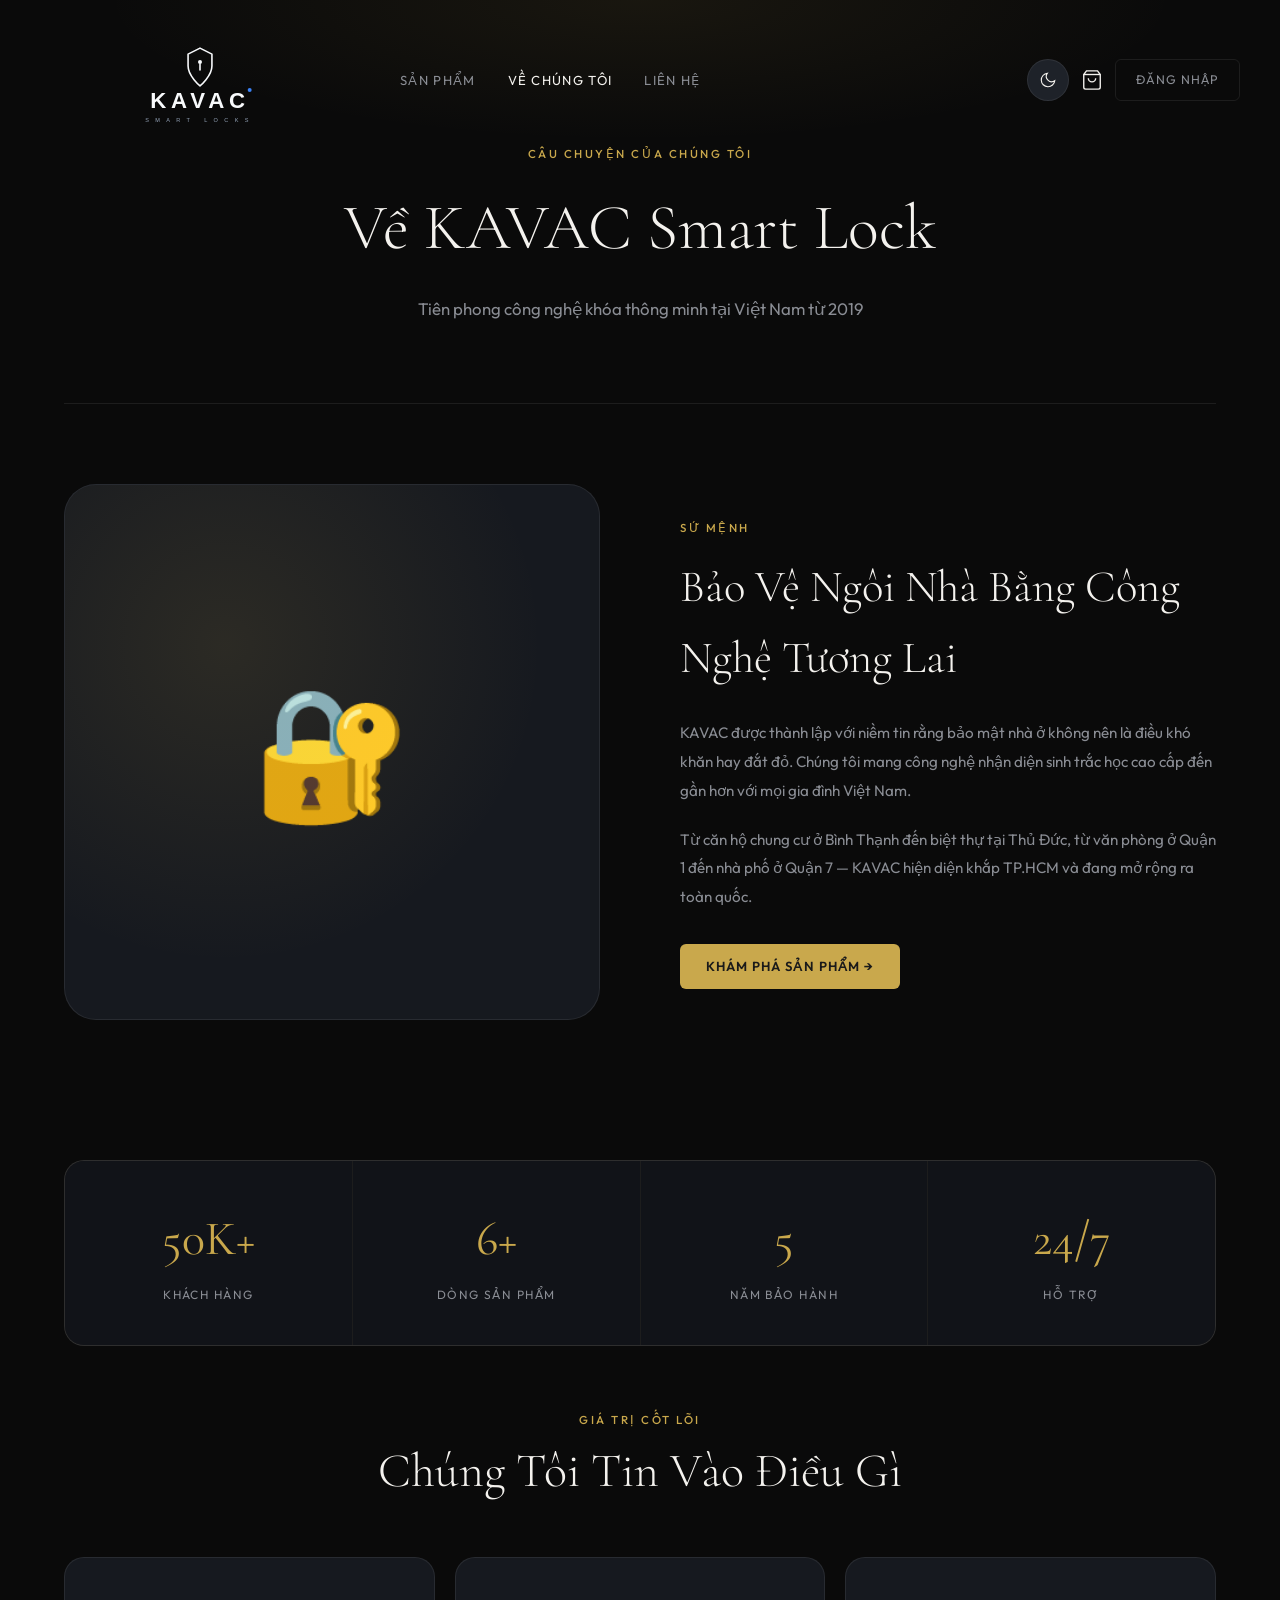
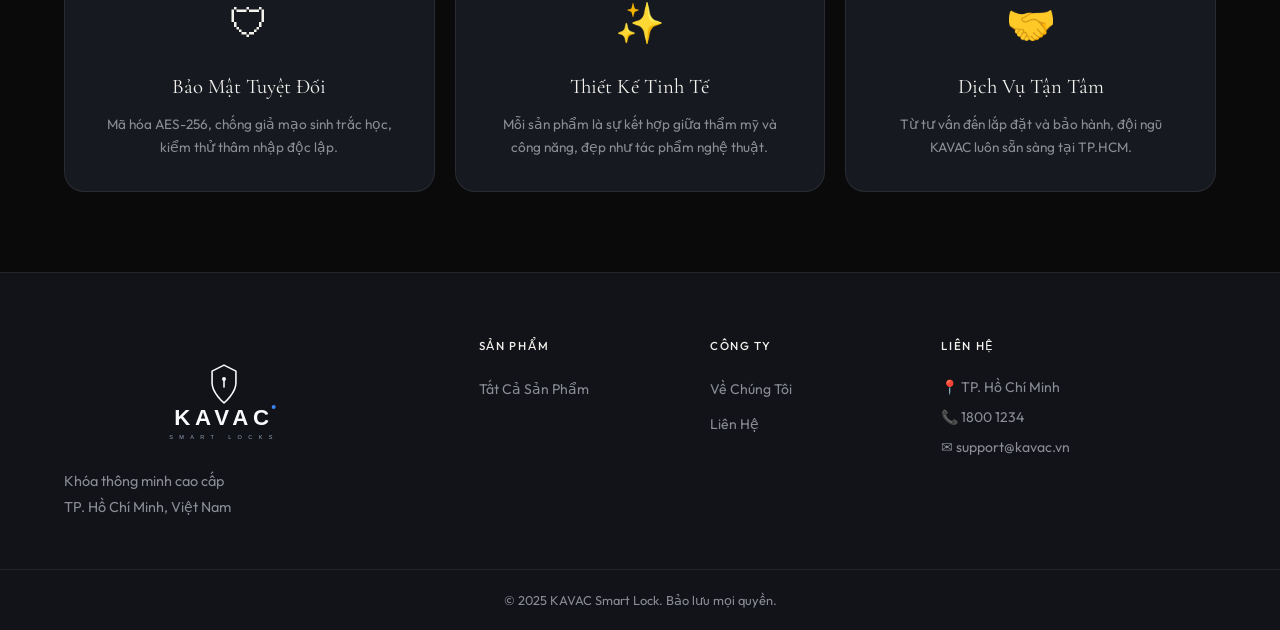
<file: pages/about.html>
<!DOCTYPE html>
<html lang="vi" data-theme="dark">
<head>
    <meta charset="UTF-8"><meta name="viewport" content="width=device-width, initial-scale=1.0">
    <title>Về Chúng Tôi — KAVAC Smart Lock</title>
    <link rel="stylesheet" href="../css/global.css"><link rel="stylesheet" href="../css/pages.css">
    <link href="https://fonts.googleapis.com/css2?family=Cormorant+Garamond:wght@300;400;600&family=Outfit:wght@300;400;500;600&display=swap" rel="stylesheet">
    <script>(function(){ document.documentElement.setAttribute('data-theme', localStorage.getItem('kavac_theme')||'dark'); })();</script>
</head>
<body>
    <nav class="navbar" id="navbar"><div class="nav-inner">
        <a href="../index.html" class="logo">
                <img src="../images/kavac-logo-dark.svg"  alt="KAVAC" class="logo-img logo-for-dark">
                <img src="../images/kavac-logo-light.svg" alt="KAVAC" class="logo-img logo-for-light">
            </a>
        <ul class="nav-links"><li><a href="products.html">Sản Phẩm</a></li><li><a href="about.html" class="active">Về Chúng Tôi</a></li><li><a href="contact.html">Liên Hệ</a></li></ul>
        <div class="nav-actions">
            <button class="theme-toggle" title="Đổi giao diện"><svg class="icon-moon" width="18" height="18" viewBox="0 0 24 24" fill="none" stroke="currentColor" stroke-width="1.5"><path d="M21 12.79A9 9 0 1111.21 3 7 7 0 0021 12.79z"/></svg><svg class="icon-sun" width="18" height="18" viewBox="0 0 24 24" fill="none" stroke="currentColor" stroke-width="1.5"><circle cx="12" cy="12" r="5"/><line x1="12" y1="1" x2="12" y2="3"/><line x1="12" y1="21" x2="12" y2="23"/><line x1="4.22" y1="4.22" x2="5.64" y2="5.64"/><line x1="18.36" y1="18.36" x2="19.78" y2="19.78"/><line x1="1" y1="12" x2="3" y2="12"/><line x1="21" y1="12" x2="23" y2="12"/><line x1="4.22" y1="19.78" x2="5.64" y2="18.36"/><line x1="18.36" y1="5.64" x2="19.78" y2="4.22"/></svg></button>
            <a href="cart.html" class="cart-btn"><svg width="22" height="22" viewBox="0 0 24 24" fill="none" stroke="currentColor" stroke-width="1.5"><path d="M6 2L3 6v14a2 2 0 002 2h14a2 2 0 002-2V6l-3-4z"/><line x1="3" y1="6" x2="21" y2="6"/><path d="M16 10a4 4 0 01-8 0"/></svg><span class="cart-count" id="cartCount">0</span></a>
            <a href="login.html" class="btn-outline">Đăng Nhập</a>
        </div>
    </div></nav>
    <div class="page-hero"><div class="container"><span class="section-tag">Câu Chuyện Của Chúng Tôi</span><h1>Về KAVAC Smart Lock</h1><p>Tiên phong công nghệ khóa thông minh tại Việt Nam từ 2019</p></div></div>
    <section><div class="container">
        <div class="about-grid">
            <div class="about-visual">🔐</div>
            <div class="about-text">
                <span class="section-tag">Sứ Mệnh</span>
                <h2>Bảo Vệ Ngôi Nhà Bằng Công Nghệ Tương Lai</h2>
                <p>KAVAC được thành lập với niềm tin rằng bảo mật nhà ở không nên là điều khó khăn hay đắt đỏ. Chúng tôi mang công nghệ nhận diện sinh trắc học cao cấp đến gần hơn với mọi gia đình Việt Nam.</p>
                <p>Từ căn hộ chung cư ở Bình Thạnh đến biệt thự tại Thủ Đức, từ văn phòng ở Quận 1 đến nhà phố ở Quận 7 — KAVAC hiện diện khắp TP.HCM và đang mở rộng ra toàn quốc.</p>
                <a href="products.html" class="btn-primary" style="display:inline-block;margin-top:12px">Khám Phá Sản Phẩm →</a>
            </div>
        </div>
        <div class="stats-row">
            <div class="stat-box"><div class="num">50K+</div><div class="lbl">Khách Hàng</div></div>
            <div class="stat-box"><div class="num">6+</div><div class="lbl">Dòng Sản Phẩm</div></div>
            <div class="stat-box"><div class="num">5</div><div class="lbl">Năm Bảo Hành</div></div>
            <div class="stat-box"><div class="num">24/7</div><div class="lbl">Hỗ Trợ</div></div>
        </div>
        <div class="section-header"><span class="section-tag">Giá Trị Cốt Lõi</span><h2>Chúng Tôi Tin Vào Điều Gì</h2></div>
        <div class="values-grid" style="margin-bottom:80px">
            <div class="value-card"><div class="vi">🛡</div><h3>Bảo Mật Tuyệt Đối</h3><p>Mã hóa AES-256, chống giả mạo sinh trắc học, kiểm thử thâm nhập độc lập.</p></div>
            <div class="value-card"><div class="vi">✨</div><h3>Thiết Kế Tinh Tế</h3><p>Mỗi sản phẩm là sự kết hợp giữa thẩm mỹ và công năng, đẹp như tác phẩm nghệ thuật.</p></div>
            <div class="value-card"><div class="vi">🤝</div><h3>Dịch Vụ Tận Tâm</h3><p>Từ tư vấn đến lắp đặt và bảo hành, đội ngũ KAVAC luôn sẵn sàng tại TP.HCM.</p></div>
        </div>
    </div></section>
    <footer class="footer"><div class="footer-inner">
        <div class="footer-brand"><a href="../index.html" class="logo">
                <img src="../images/kavac-logo-dark.svg"  alt="KAVAC" class="logo-img logo-for-dark">
                <img src="../images/kavac-logo-light.svg" alt="KAVAC" class="logo-img logo-for-light">
            </a><p>Khóa thông minh cao cấp<br>TP. Hồ Chí Minh, Việt Nam</p></div>
        <div class="footer-links"><h4>Sản Phẩm</h4><ul><li><a href="products.html">Tất Cả Sản Phẩm</a></li></ul></div>
        <div class="footer-links"><h4>Công Ty</h4><ul><li><a href="about.html">Về Chúng Tôi</a></li><li><a href="contact.html">Liên Hệ</a></li></ul></div>
        <div class="footer-contact"><h4>Liên Hệ</h4><p>📍 TP. Hồ Chí Minh</p><p>📞 1800 1234</p><p>✉ support@kavac.vn</p></div>
    </div><div class="footer-bottom"><p>© 2025 KAVAC Smart Lock. Bảo lưu mọi quyền.</p></div></footer>
    <script src="../js/global.js"></script>
</body></html>
</file>
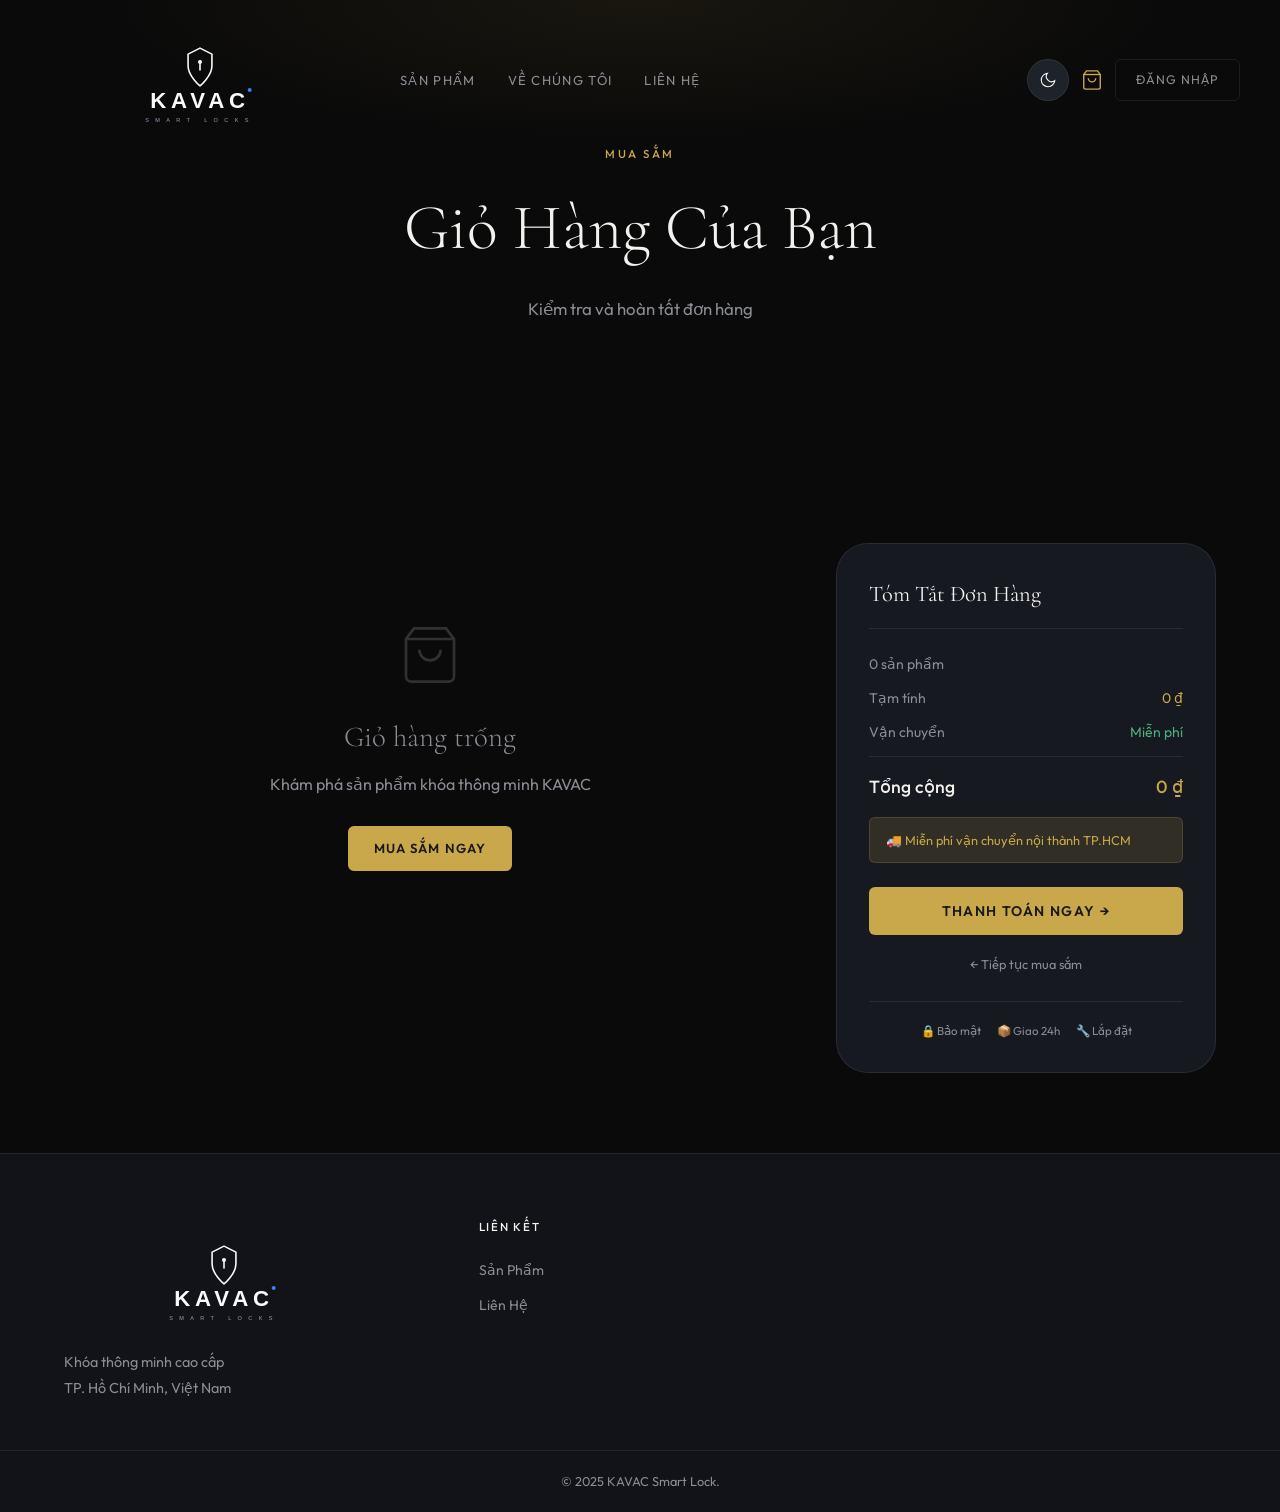
<file: pages/cart.html>
<!DOCTYPE html>
<html lang="vi" data-theme="dark">
<head>
    <meta charset="UTF-8"><meta name="viewport" content="width=device-width, initial-scale=1.0">
    <title>Giỏ Hàng — KAVAC Smart Lock</title>
    <link rel="stylesheet" href="../css/global.css"><link rel="stylesheet" href="../css/pages.css">
    <link href="https://fonts.googleapis.com/css2?family=Cormorant+Garamond:wght@300;400;600&family=Outfit:wght@300;400;500;600&display=swap" rel="stylesheet">
    <script>(function(){ document.documentElement.setAttribute('data-theme', localStorage.getItem('kavac_theme')||'dark'); })();</script>
</head>
<body>
    <nav class="navbar" id="navbar"><div class="nav-inner">
        <a href="../index.html" class="logo">
                <img src="../images/kavac-logo-dark.svg"  alt="KAVAC" class="logo-img logo-for-dark">
                <img src="../images/kavac-logo-light.svg" alt="KAVAC" class="logo-img logo-for-light">
            </a>
        <ul class="nav-links"><li><a href="products.html">Sản Phẩm</a></li><li><a href="about.html">Về Chúng Tôi</a></li><li><a href="contact.html">Liên Hệ</a></li></ul>
        <div class="nav-actions">
            <button class="theme-toggle" title="Đổi giao diện"><svg class="icon-moon" width="18" height="18" viewBox="0 0 24 24" fill="none" stroke="currentColor" stroke-width="1.5"><path d="M21 12.79A9 9 0 1111.21 3 7 7 0 0021 12.79z"/></svg><svg class="icon-sun" width="18" height="18" viewBox="0 0 24 24" fill="none" stroke="currentColor" stroke-width="1.5"><circle cx="12" cy="12" r="5"/><line x1="12" y1="1" x2="12" y2="3"/><line x1="12" y1="21" x2="12" y2="23"/><line x1="4.22" y1="4.22" x2="5.64" y2="5.64"/><line x1="18.36" y1="18.36" x2="19.78" y2="19.78"/><line x1="1" y1="12" x2="3" y2="12"/><line x1="21" y1="12" x2="23" y2="12"/><line x1="4.22" y1="19.78" x2="5.64" y2="18.36"/><line x1="18.36" y1="5.64" x2="19.78" y2="4.22"/></svg></button>
            <a href="cart.html" class="cart-btn" style="color:var(--gold)"><svg width="22" height="22" viewBox="0 0 24 24" fill="none" stroke="currentColor" stroke-width="1.5"><path d="M6 2L3 6v14a2 2 0 002 2h14a2 2 0 002-2V6l-3-4z"/><line x1="3" y1="6" x2="21" y2="6"/><path d="M16 10a4 4 0 01-8 0"/></svg><span class="cart-count" id="cartCount">0</span></a>
            <a href="login.html" class="btn-outline">Đăng Nhập</a>
        </div>
    </div></nav>
    <div class="page-hero"><div class="container"><span class="section-tag">Mua Sắm</span><h1>Giỏ Hàng Của Bạn</h1><p>Kiểm tra và hoàn tất đơn hàng</p></div></div>
    <section class="cart-page"><div class="container"><div class="cart-layout">
        <div>
            <div id="emptyCart" class="empty-cart" style="display:none">
                <svg width="64" height="64" viewBox="0 0 24 24" fill="none" stroke="currentColor" stroke-width="1"><path d="M6 2L3 6v14a2 2 0 002 2h14a2 2 0 002-2V6l-3-4z"/><line x1="3" y1="6" x2="21" y2="6"/><path d="M16 10a4 4 0 01-8 0"/></svg>
                <h3>Giỏ hàng trống</h3><p style="margin-bottom:28px">Khám phá sản phẩm khóa thông minh KAVAC</p>
                <a href="products.html" class="btn-primary">Mua Sắm Ngay</a>
            </div>
            <div class="cart-items-list" id="cartList"></div>
        </div>
        <div class="order-summary">
            <h3>Tóm Tắt Đơn Hàng</h3>
            <div class="summary-row"><span id="summaryCount">0 sản phẩm</span></div>
            <div class="summary-row"><span>Tạm tính</span><span class="price" id="summarySubtotal">0₫</span></div>
            <div class="summary-row"><span>Vận chuyển</span><span style="color:var(--success)" id="summaryShipping">Miễn phí</span></div>
            <div class="summary-row total"><span>Tổng cộng</span><span class="price" id="summaryTotal">0₫</span></div>
            <div style="background:var(--gold-dim);border:1px solid rgba(201,168,76,0.2);border-radius:var(--radius-sm);padding:12px 16px;font-size:0.8rem;color:var(--gold);margin-top:16px">🚚 Miễn phí vận chuyển nội thành TP.HCM</div>
            <div class="checkout-btn"><button class="btn-primary btn-full" id="checkoutBtn">Thanh Toán Ngay →</button></div>
            <div style="margin-top:16px;text-align:center"><a href="products.html" style="font-size:0.8rem;color:var(--muted)">← Tiếp tục mua sắm</a></div>
            <div style="margin-top:24px;padding-top:20px;border-top:1px solid var(--border);display:flex;justify-content:center;gap:16px;font-size:0.72rem;color:var(--muted)"><span>🔒 Bảo mật</span><span>📦 Giao 24h</span><span>🔧 Lắp đặt</span></div>
        </div>
    </div></div></section>
    <footer class="footer"><div class="footer-inner">
        <div class="footer-brand"><a href="../index.html" class="logo">
                <img src="../images/kavac-logo-dark.svg"  alt="KAVAC" class="logo-img logo-for-dark">
                <img src="../images/kavac-logo-light.svg" alt="KAVAC" class="logo-img logo-for-light">
            </a><p>Khóa thông minh cao cấp<br>TP. Hồ Chí Minh, Việt Nam</p></div>
        <div class="footer-links"><h4>Liên Kết</h4><ul><li><a href="products.html">Sản Phẩm</a></li><li><a href="contact.html">Liên Hệ</a></li></ul></div>
    </div><div class="footer-bottom"><p>© 2025 KAVAC Smart Lock.</p></div></footer>
    <script src="../js/global.js"></script><script src="../js/cart.js"></script>
</body></html>
</file>
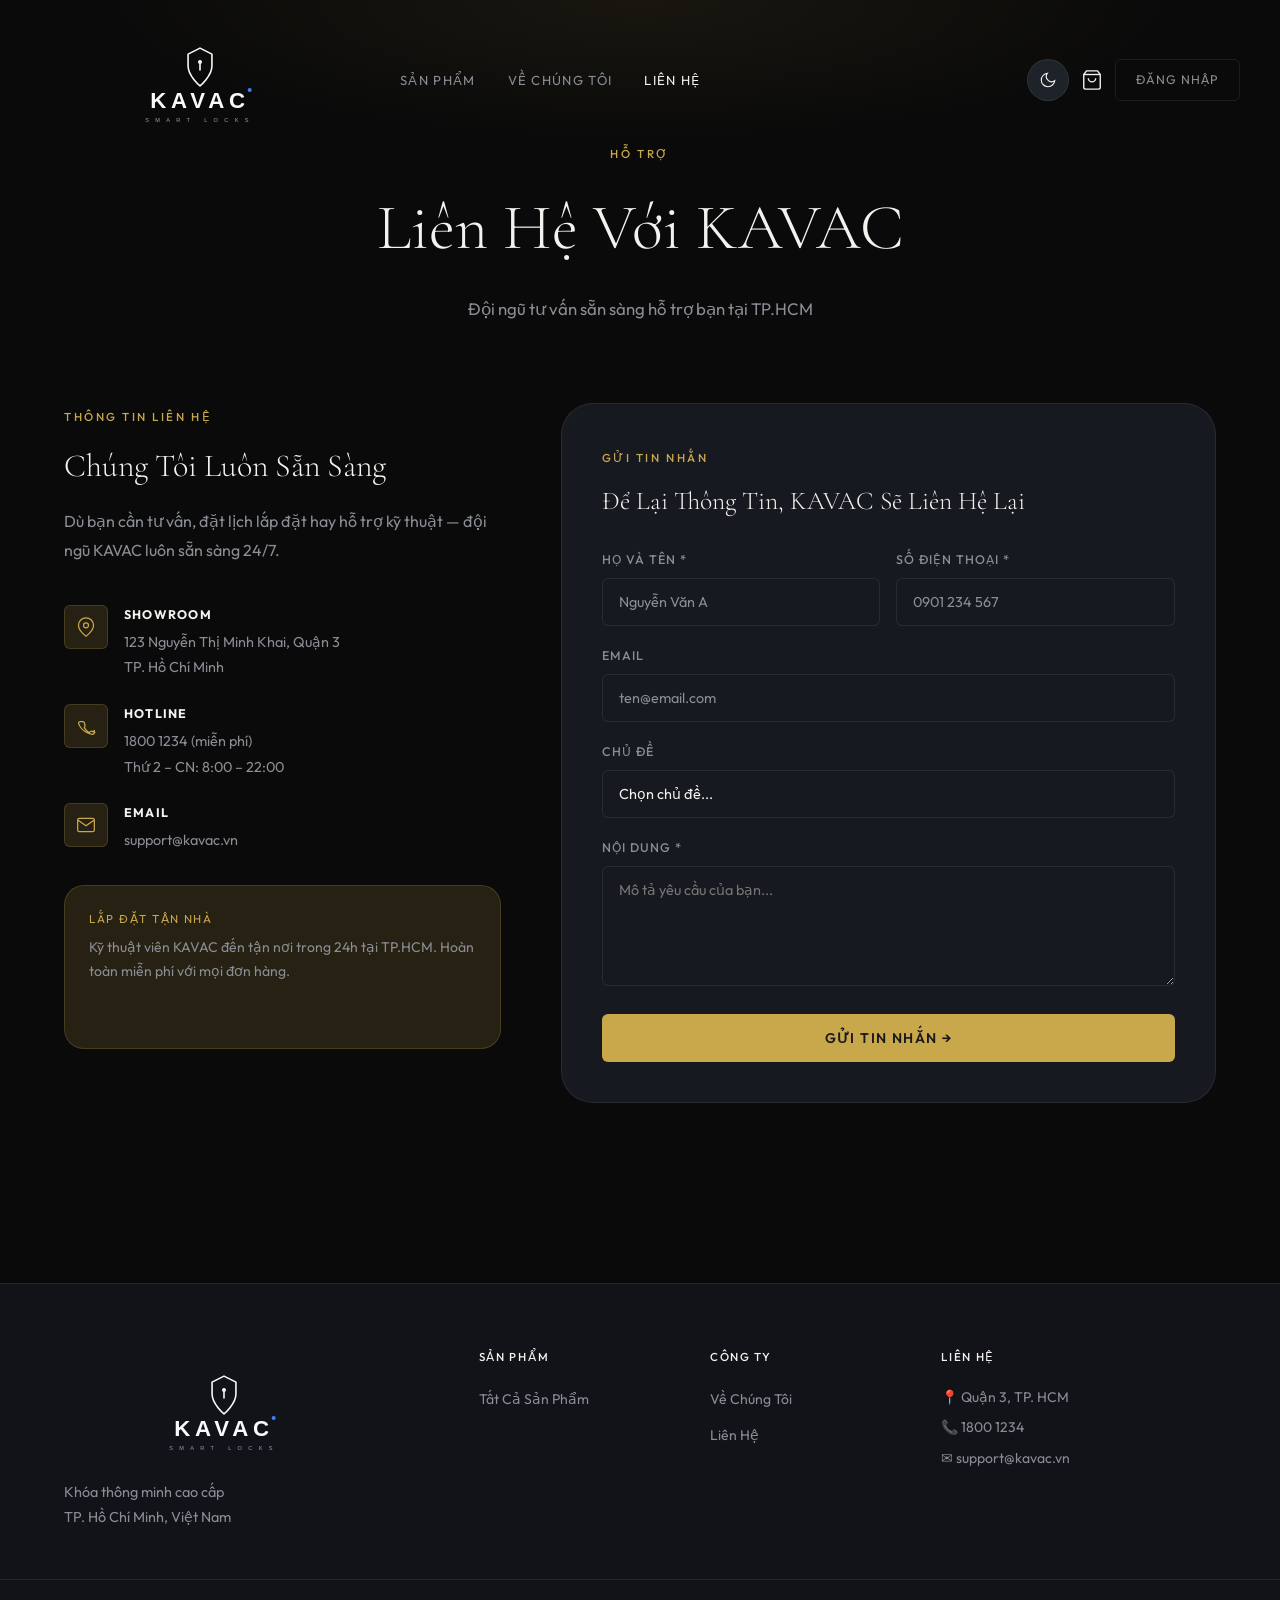
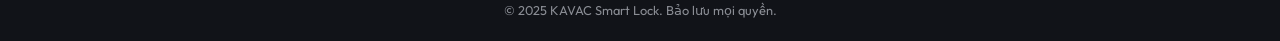
<file: pages/contact.html>
<!DOCTYPE html>
<html lang="vi" data-theme="dark">
<head>
    <meta charset="UTF-8"><meta name="viewport" content="width=device-width, initial-scale=1.0">
    <title>Liên Hệ — KAVAC Smart Lock</title>
    <link rel="stylesheet" href="../css/global.css"><link rel="stylesheet" href="../css/pages.css">
    <link href="https://fonts.googleapis.com/css2?family=Cormorant+Garamond:wght@300;400;600&family=Outfit:wght@300;400;500;600&display=swap" rel="stylesheet">
    <script>(function(){ document.documentElement.setAttribute('data-theme', localStorage.getItem('kavac_theme')||'dark'); })();</script>
</head>
<body>
    <nav class="navbar" id="navbar"><div class="nav-inner">
        <a href="../index.html" class="logo">
                <img src="../images/kavac-logo-dark.svg"  alt="KAVAC" class="logo-img logo-for-dark">
                <img src="../images/kavac-logo-light.svg" alt="KAVAC" class="logo-img logo-for-light">
            </a>
        <ul class="nav-links"><li><a href="products.html">Sản Phẩm</a></li><li><a href="about.html">Về Chúng Tôi</a></li><li><a href="contact.html" class="active">Liên Hệ</a></li></ul>
        <div class="nav-actions">
            <button class="theme-toggle" title="Đổi giao diện"><svg class="icon-moon" width="18" height="18" viewBox="0 0 24 24" fill="none" stroke="currentColor" stroke-width="1.5"><path d="M21 12.79A9 9 0 1111.21 3 7 7 0 0021 12.79z"/></svg><svg class="icon-sun" width="18" height="18" viewBox="0 0 24 24" fill="none" stroke="currentColor" stroke-width="1.5"><circle cx="12" cy="12" r="5"/><line x1="12" y1="1" x2="12" y2="3"/><line x1="12" y1="21" x2="12" y2="23"/><line x1="4.22" y1="4.22" x2="5.64" y2="5.64"/><line x1="18.36" y1="18.36" x2="19.78" y2="19.78"/><line x1="1" y1="12" x2="3" y2="12"/><line x1="21" y1="12" x2="23" y2="12"/><line x1="4.22" y1="19.78" x2="5.64" y2="18.36"/><line x1="18.36" y1="5.64" x2="19.78" y2="4.22"/></svg></button>
            <a href="cart.html" class="cart-btn"><svg width="22" height="22" viewBox="0 0 24 24" fill="none" stroke="currentColor" stroke-width="1.5"><path d="M6 2L3 6v14a2 2 0 002 2h14a2 2 0 002-2V6l-3-4z"/><line x1="3" y1="6" x2="21" y2="6"/><path d="M16 10a4 4 0 01-8 0"/></svg><span class="cart-count" id="cartCount">0</span></a>
            <a href="login.html" class="btn-outline">Đăng Nhập</a>
        </div>
    </div></nav>
    <div class="page-hero"><div class="container"><span class="section-tag">Hỗ Trợ</span><h1>Liên Hệ Với KAVAC</h1><p>Đội ngũ tư vấn sẵn sàng hỗ trợ bạn tại TP.HCM</p></div></div>
    <section style="padding:0 0 100px"><div class="container"><div class="contact-layout">
        <div class="contact-info">
            <span class="section-tag">Thông Tin Liên Hệ</span>
            <h2>Chúng Tôi Luôn Sẵn Sàng</h2>
            <p>Dù bạn cần tư vấn, đặt lịch lắp đặt hay hỗ trợ kỹ thuật — đội ngũ KAVAC luôn sẵn sàng 24/7.</p>
            <div class="contact-detail"><div class="contact-detail-icon"><svg width="20" height="20" viewBox="0 0 24 24" fill="none" stroke="currentColor" stroke-width="1.5"><path d="M21 10c0 7-9 13-9 13s-9-6-9-13a9 9 0 0118 0z"/><circle cx="12" cy="10" r="3"/></svg></div><div class="contact-detail-text"><strong>Showroom</strong><span>123 Nguyễn Thị Minh Khai, Quận 3<br>TP. Hồ Chí Minh</span></div></div>
            <div class="contact-detail"><div class="contact-detail-icon"><svg width="20" height="20" viewBox="0 0 24 24" fill="none" stroke="currentColor" stroke-width="1.5"><path d="M22 16.92v3a2 2 0 01-2.18 2 19.79 19.79 0 01-8.63-3.07A19.5 19.5 0 013.07 8.81a2 2 0 012-2.18h3a2 2 0 012 1.72 12.84 12.84 0 00.7 2.81 2 2 0 01-.45 2.11L9.91 14a16 16 0 006.07 6.08l1.27-1.27a2 2 0 012.11-.45 12.84 12.84 0 002.81.7A2 2 0 0122 16.92z"/></svg></div><div class="contact-detail-text"><strong>Hotline</strong><span>1800 1234 (miễn phí)<br>Thứ 2 – CN: 8:00 – 22:00</span></div></div>
            <div class="contact-detail"><div class="contact-detail-icon"><svg width="20" height="20" viewBox="0 0 24 24" fill="none" stroke="currentColor" stroke-width="1.5"><path d="M4 4h16c1.1 0 2 .9 2 2v12c0 1.1-.9 2-2 2H4c-1.1 0-2-.9-2-2V6c0-1.1.9-2 2-2z"/><polyline points="22,6 12,13 2,6"/></svg></div><div class="contact-detail-text"><strong>Email</strong><span>support@kavac.vn</span></div></div>
            <div style="margin-top:32px;padding:24px;background:var(--gold-dim);border:1px solid rgba(201,168,76,0.2);border-radius:var(--radius-lg)">
                <div style="font-size:0.72rem;letter-spacing:0.15em;text-transform:uppercase;color:var(--gold);margin-bottom:8px">Lắp Đặt Tận Nhà</div>
                <p style="font-size:0.875rem;color:var(--muted);line-height:1.7">Kỹ thuật viên KAVAC đến tận nơi trong 24h tại TP.HCM. Hoàn toàn miễn phí với mọi đơn hàng.</p>
            </div>
        </div>
        <div class="contact-form-wrap">
            <span class="section-tag">Gửi Tin Nhắn</span>
            <h3>Để Lại Thông Tin, KAVAC Sẽ Liên Hệ Lại</h3>
            <div id="formSuccess" style="display:none;background:rgba(76,175,125,0.1);border:1px solid var(--success);border-radius:var(--radius-sm);padding:16px;font-size:0.875rem;color:var(--success);margin-bottom:24px">✅ Cảm ơn bạn! KAVAC sẽ liên hệ lại trong 2 giờ làm việc.</div>
            <div class="form-row"><div class="form-group"><label>Họ và Tên *</label><input type="text" id="ctName" placeholder="Nguyễn Văn A"></div><div class="form-group"><label>Số Điện Thoại *</label><input type="tel" id="ctPhone" placeholder="0901 234 567"></div></div>
            <div class="form-group"><label>Email</label><input type="email" id="ctEmail" placeholder="ten@email.com"></div>
            <div class="form-group"><label>Chủ Đề</label><select id="ctSubject"><option value="">Chọn chủ đề...</option><option>Tư vấn sản phẩm KAVAC</option><option>Đặt lịch lắp đặt</option><option>Hỗ trợ kỹ thuật</option><option>Khiếu nại / Bảo hành</option><option>Hợp tác kinh doanh</option><option>Khác</option></select></div>
            <div class="form-group"><label>Nội Dung *</label><textarea id="ctMessage" placeholder="Mô tả yêu cầu của bạn..."></textarea></div>
            <button class="btn-primary btn-full" id="sendBtn" onclick="handleContact()">Gửi Tin Nhắn →</button>
        </div>
    </div></div></section>
    <footer class="footer"><div class="footer-inner">
        <div class="footer-brand"><a href="../index.html" class="logo">
                <img src="../images/kavac-logo-dark.svg"  alt="KAVAC" class="logo-img logo-for-dark">
                <img src="../images/kavac-logo-light.svg" alt="KAVAC" class="logo-img logo-for-light">
            </a><p>Khóa thông minh cao cấp<br>TP. Hồ Chí Minh, Việt Nam</p></div>
        <div class="footer-links"><h4>Sản Phẩm</h4><ul><li><a href="products.html">Tất Cả Sản Phẩm</a></li></ul></div>
        <div class="footer-links"><h4>Công Ty</h4><ul><li><a href="about.html">Về Chúng Tôi</a></li><li><a href="contact.html">Liên Hệ</a></li></ul></div>
        <div class="footer-contact"><h4>Liên Hệ</h4><p>📍 Quận 3, TP. HCM</p><p>📞 1800 1234</p><p>✉ support@kavac.vn</p></div>
    </div><div class="footer-bottom"><p>© 2025 KAVAC Smart Lock. Bảo lưu mọi quyền.</p></div></footer>
    <script src="../js/global.js"></script>
    <script>
    function handleContact(){
        const name=document.getElementById('ctName').value.trim(),phone=document.getElementById('ctPhone').value.trim(),msg=document.getElementById('ctMessage').value.trim(),btn=document.getElementById('sendBtn');
        if(!name||!phone||!msg){Toast.show('Vui lòng điền đầy đủ thông tin bắt buộc (*)','error');return;}
        btn.classList.add('btn-loading');btn.textContent='Đang gửi...';
        setTimeout(()=>{document.getElementById('formSuccess').style.display='block';btn.classList.remove('btn-loading');btn.textContent='Gửi Tin Nhắn →';document.getElementById('ctName').value='';document.getElementById('ctPhone').value='';document.getElementById('ctEmail').value='';document.getElementById('ctMessage').value='';},1200);
    }
    </script>
</body></html>
</file>
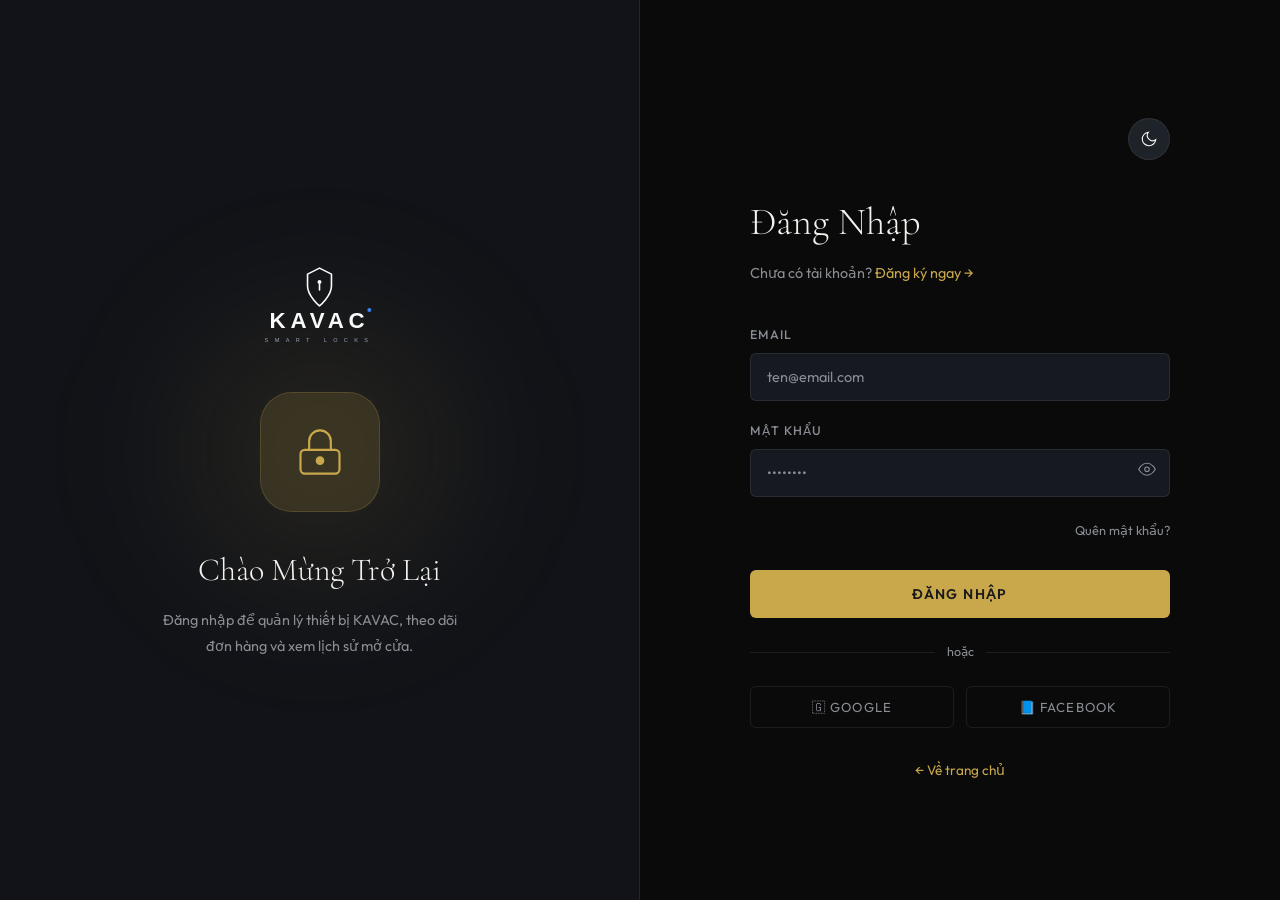
<file: pages/login.html>
<!DOCTYPE html>
<html lang="vi" data-theme="dark">
<head>
    <meta charset="UTF-8"><meta name="viewport" content="width=device-width, initial-scale=1.0">
    <title>Đăng Nhập — KAVAC Smart Lock</title>
    <link rel="stylesheet" href="../css/global.css"><link rel="stylesheet" href="../css/pages.css">
    <link href="https://fonts.googleapis.com/css2?family=Cormorant+Garamond:wght@300;400;600&family=Outfit:wght@300;400;500;600&display=swap" rel="stylesheet">
    <script>(function(){ document.documentElement.setAttribute('data-theme', localStorage.getItem('kavac_theme')||'dark'); })();</script>
</head>
<body>
<div class="auth-page">
    <div class="auth-visual">
        <div class="auth-visual-orb"></div>
        <div class="auth-visual-content">
            <a href="../index.html" class="logo">
                <img src="../images/kavac-logo-dark.svg"  alt="KAVAC" class="logo-img logo-for-dark">
                <img src="../images/kavac-logo-light.svg" alt="KAVAC" class="logo-img logo-for-light">
            </a>
            <div class="auth-visual-icon"><svg width="52" height="52" viewBox="0 0 24 24" fill="none" stroke="currentColor" stroke-width="1"><rect x="3" y="11" width="18" height="11" rx="2"/><path d="M7 11V7a5 5 0 0110 0v4"/><circle cx="12" cy="16" r="1.5" fill="currentColor"/></svg></div>
            <h2>Chào Mừng Trở Lại</h2>
            <p>Đăng nhập để quản lý thiết bị KAVAC, theo dõi đơn hàng và xem lịch sử mở cửa.</p>
        </div>
    </div>
    <div class="auth-form-panel"><div class="auth-form-wrap">
        <div style="display:flex;justify-content:flex-end;margin-bottom:32px">
            <button class="theme-toggle" title="Đổi giao diện"><svg class="icon-moon" width="18" height="18" viewBox="0 0 24 24" fill="none" stroke="currentColor" stroke-width="1.5"><path d="M21 12.79A9 9 0 1111.21 3 7 7 0 0021 12.79z"/></svg><svg class="icon-sun" width="18" height="18" viewBox="0 0 24 24" fill="none" stroke="currentColor" stroke-width="1.5"><circle cx="12" cy="12" r="5"/><line x1="12" y1="1" x2="12" y2="3"/><line x1="12" y1="21" x2="12" y2="23"/><line x1="4.22" y1="4.22" x2="5.64" y2="5.64"/><line x1="18.36" y1="18.36" x2="19.78" y2="19.78"/><line x1="1" y1="12" x2="3" y2="12"/><line x1="21" y1="12" x2="23" y2="12"/><line x1="4.22" y1="19.78" x2="5.64" y2="18.36"/><line x1="18.36" y1="5.64" x2="19.78" y2="4.22"/></svg></button>
        </div>
        <h1>Đăng Nhập</h1>
        <p class="auth-sub">Chưa có tài khoản? <a href="register.html">Đăng ký ngay →</a></p>
        <div id="loginError" style="display:none;background:rgba(224,82,82,0.1);border:1px solid var(--danger);border-radius:var(--radius-sm);padding:12px 16px;font-size:0.85rem;color:var(--danger);margin-bottom:20px"></div>
        <div class="form-group"><label>Email</label><input type="email" id="loginEmail" placeholder="ten@email.com"><div class="input-hint" id="emailHint">Email không hợp lệ</div></div>
        <div class="form-group"><label>Mật Khẩu</label><div class="password-wrap"><input type="password" id="loginPassword" placeholder="••••••••"><span class="toggle-pw" id="togglePw"><svg width="18" height="18" viewBox="0 0 24 24" fill="none" stroke="currentColor" stroke-width="1.5"><path d="M1 12s4-8 11-8 11 8 11 8-4 8-11 8-11-8-11-8z"/><circle cx="12" cy="12" r="3"/></svg></span></div><div class="input-hint" id="pwHint">Mật khẩu tối thiểu 6 ký tự</div></div>
        <div style="text-align:right;margin-bottom:28px"><a href="#" style="font-size:0.8rem;color:var(--muted)">Quên mật khẩu?</a></div>
        <button class="btn-primary btn-full" id="loginBtn" onclick="handleLogin()">Đăng Nhập</button>
        <div class="divider">hoặc</div>
        <div style="display:grid;grid-template-columns:1fr 1fr;gap:12px">
            <button class="btn-outline" style="width:100%;padding:12px;display:flex;align-items:center;justify-content:center;gap:8px;font-size:0.82rem">🇬 Google</button>
            <button class="btn-outline" style="width:100%;padding:12px;display:flex;align-items:center;justify-content:center;gap:8px;font-size:0.82rem">📘 Facebook</button>
        </div>
        <p class="auth-form-footer" style="margin-top:32px"><a href="../index.html">← Về trang chủ</a></p>
    </div></div>
</div>
<script src="../js/global.js"></script>
<script>
const DEMO = [{email:'admin@kavac.vn',password:'admin123',full_name:'Admin KAVAC',role:'ADMIN'},{email:'khach@gmail.com',password:'123456',full_name:'Khách Hàng Demo',role:'CUSTOMER'}];
function handleLogin(){
    const email=document.getElementById('loginEmail').value.trim(), pass=document.getElementById('loginPassword').value;
    const errEl=document.getElementById('loginError'), btn=document.getElementById('loginBtn');
    let ok=true;
    if(!email.includes('@')){document.getElementById('emailHint').classList.add('show');document.getElementById('loginEmail').classList.add('error');ok=false;}
    else{document.getElementById('emailHint').classList.remove('show');document.getElementById('loginEmail').classList.remove('error');}
    if(pass.length<6){document.getElementById('pwHint').classList.add('show');document.getElementById('loginPassword').classList.add('error');ok=false;}
    else{document.getElementById('pwHint').classList.remove('show');document.getElementById('loginPassword').classList.remove('error');}
    if(!ok)return;
    btn.classList.add('btn-loading');btn.textContent='Đang đăng nhập...';
    fetch('/KAVAC-1.0-SNAPSHOT/api/users/login',{method:'POST',headers:{'Content-Type':'application/json'},signal:AbortSignal.timeout(3000),body:JSON.stringify({email,password_hash:pass})})
    .then(r=>r.ok?r.json():Promise.reject()).then(user=>{localStorage.setItem('kavac_user',JSON.stringify(user));Toast.show(`Chào mừng, ${user.full_name}! 🎉`,'success');const rd=new URLSearchParams(window.location.search).get('redirect');setTimeout(()=>window.location.href=rd?`${rd}.html`:'../index.html',800);})
    .catch(()=>{const user=DEMO.find(u=>u.email===email&&u.password===pass);if(user){localStorage.setItem('kavac_user',JSON.stringify(user));Toast.show(`Chào mừng, ${user.full_name}! 🎉`,'success');setTimeout(()=>window.location.href='../index.html',800);}else{errEl.textContent='Email/mật khẩu không đúng. Demo: khach@gmail.com / 123456';errEl.style.display='block';btn.classList.remove('btn-loading');btn.textContent='Đăng Nhập';}});
}
document.getElementById('togglePw').addEventListener('click',()=>{const i=document.getElementById('loginPassword');i.type=i.type==='password'?'text':'password';});
document.addEventListener('keydown',e=>{if(e.key==='Enter')handleLogin();});
</script>
</body></html>
</file>
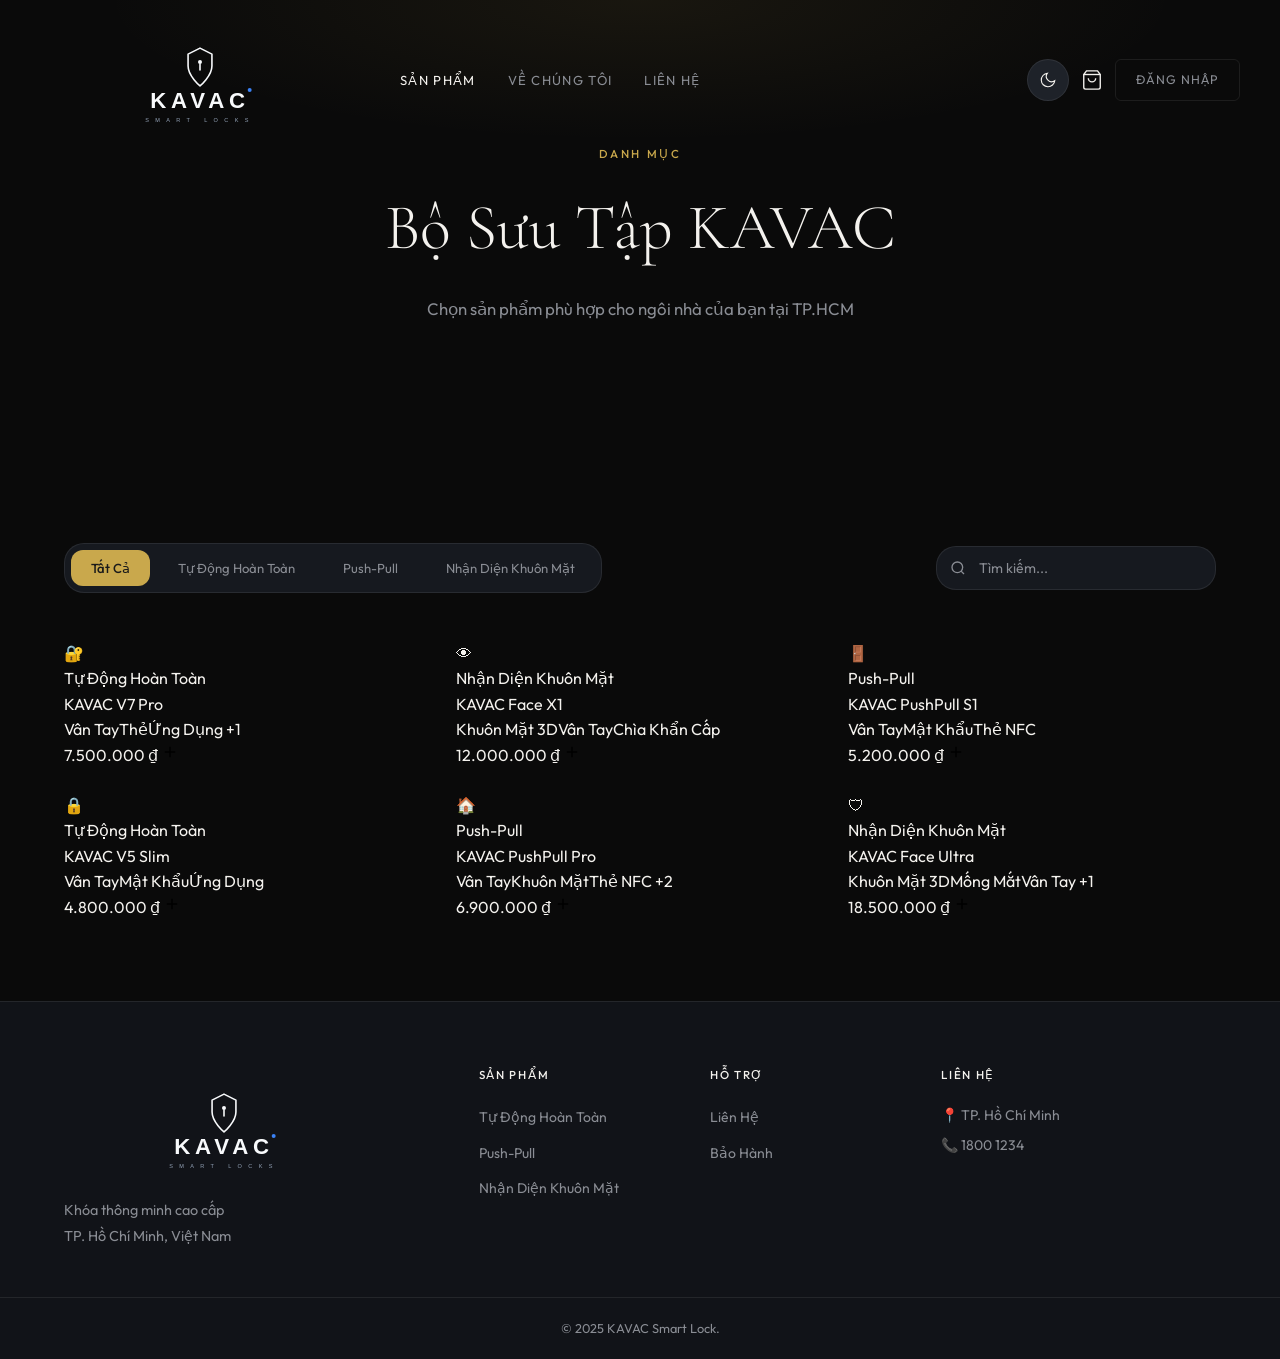
<file: pages/products.html>
<!DOCTYPE html>
<html lang="vi" data-theme="dark">
<head>
    <meta charset="UTF-8"><meta name="viewport" content="width=device-width, initial-scale=1.0">
    <title>Sản Phẩm — KAVAC Smart Lock</title>
    <link rel="stylesheet" href="../css/global.css">
    <link rel="stylesheet" href="../css/pages.css">
    <link href="https://fonts.googleapis.com/css2?family=Cormorant+Garamond:wght@300;400;600&family=Outfit:wght@300;400;500;600&display=swap" rel="stylesheet">
    <script>(function(){ document.documentElement.setAttribute('data-theme', localStorage.getItem('kavac_theme')||'dark'); })();</script>
</head>
<body>
    <nav class="navbar" id="navbar"><div class="nav-inner">
        <a href="../index.html" class="logo">
                <img src="../images/kavac-logo-dark.svg"  alt="KAVAC" class="logo-img logo-for-dark">
                <img src="../images/kavac-logo-light.svg" alt="KAVAC" class="logo-img logo-for-light">
            </a>
        <ul class="nav-links"><li><a href="products.html" class="active">Sản Phẩm</a></li><li><a href="about.html">Về Chúng Tôi</a></li><li><a href="contact.html">Liên Hệ</a></li></ul>
        <div class="nav-actions">
            <button class="theme-toggle" title="Đổi giao diện"><svg class="icon-moon" width="18" height="18" viewBox="0 0 24 24" fill="none" stroke="currentColor" stroke-width="1.5"><path d="M21 12.79A9 9 0 1111.21 3 7 7 0 0021 12.79z"/></svg><svg class="icon-sun" width="18" height="18" viewBox="0 0 24 24" fill="none" stroke="currentColor" stroke-width="1.5"><circle cx="12" cy="12" r="5"/><line x1="12" y1="1" x2="12" y2="3"/><line x1="12" y1="21" x2="12" y2="23"/><line x1="4.22" y1="4.22" x2="5.64" y2="5.64"/><line x1="18.36" y1="18.36" x2="19.78" y2="19.78"/><line x1="1" y1="12" x2="3" y2="12"/><line x1="21" y1="12" x2="23" y2="12"/><line x1="4.22" y1="19.78" x2="5.64" y2="18.36"/><line x1="18.36" y1="5.64" x2="19.78" y2="4.22"/></svg></button>
            <a href="cart.html" class="cart-btn"><svg width="22" height="22" viewBox="0 0 24 24" fill="none" stroke="currentColor" stroke-width="1.5"><path d="M6 2L3 6v14a2 2 0 002 2h14a2 2 0 002-2V6l-3-4z"/><line x1="3" y1="6" x2="21" y2="6"/><path d="M16 10a4 4 0 01-8 0"/></svg><span class="cart-count" id="cartCount">0</span></a>
            <a href="login.html" class="btn-outline">Đăng Nhập</a>
        </div>
    </div></nav>

    <div class="page-hero"><div class="container"><span class="section-tag">Danh Mục</span><h1>Bộ Sưu Tập KAVAC</h1><p>Chọn sản phẩm phù hợp cho ngôi nhà của bạn tại TP.HCM</p></div></div>

    <section class="products-page"><div class="container">
        <div class="filter-bar">
            <div class="filter-tabs">
                <button class="filter-tab active" data-cat="all">Tất Cả</button>
                <button class="filter-tab" data-cat="1">Tự Động Hoàn Toàn</button>
                <button class="filter-tab" data-cat="2">Push-Pull</button>
                <button class="filter-tab" data-cat="3">Nhận Diện Khuôn Mặt</button>
            </div>
            <div class="search-wrap"><svg width="16" height="16" viewBox="0 0 24 24" fill="none" stroke="currentColor" stroke-width="2"><circle cx="11" cy="11" r="8"/><path d="m21 21-4.35-4.35"/></svg><input type="text" class="search-input" id="productSearch" placeholder="Tìm kiếm..."></div>
        </div>
        <div class="products-full-grid" id="productsGrid"></div>
    </div></section>

    <div class="modal-overlay" id="productModal">
        <div class="modal">
            <div class="modal-header"><div class="modal-category" id="modalCategory"></div><button class="modal-close" onclick="closeModal()"><svg width="16" height="16" viewBox="0 0 24 24" fill="none" stroke="currentColor" stroke-width="2"><path d="M18 6L6 18M6 6l12 12"/></svg></button></div>
            <div class="modal-body">
                <div class="modal-img" id="modalImg">🔐</div>
                <div class="modal-info">
                    <h2 id="modalName"></h2>
                    <div class="modal-price" id="modalPrice"></div>
                    <p class="modal-desc" id="modalDesc"></p>
                    <div class="modal-methods"><h4>Phương Thức Mở Khóa</h4><div class="product-methods" id="modalMethods" style="margin-bottom:12px"></div></div>
                    <div style="font-size:0.8rem;margin-top:4px" id="modalStock"></div>
                    <div class="modal-actions"><button class="btn-primary btn-full" id="modalAddBtn">Thêm Vào Giỏ Hàng</button><a href="cart.html" class="btn-outline" style="padding:12px 20px;white-space:nowrap">Xem Giỏ →</a></div>
                </div>
            </div>
        </div>
    </div>

    <footer class="footer"><div class="footer-inner">
        <div class="footer-brand">
            <a href="../index.html" class="logo">
                <img src="../images/kavac-logo-dark.svg"  alt="KAVAC" class="logo-img logo-for-dark">
                <img src="../images/kavac-logo-light.svg" alt="KAVAC" class="logo-img logo-for-light">
            </a>
            <p>Khóa thông minh cao cấp<br>TP. Hồ Chí Minh, Việt Nam</p>
        </div>
        <div class="footer-links"><h4>Sản Phẩm</h4><ul><li><a href="products.html?cat=1">Tự Động Hoàn Toàn</a></li><li><a href="products.html?cat=2">Push-Pull</a></li><li><a href="products.html?cat=3">Nhận Diện Khuôn Mặt</a></li></ul></div>
        <div class="footer-links"><h4>Hỗ Trợ</h4><ul><li><a href="contact.html">Liên Hệ</a></li><li><a href="#">Bảo Hành</a></li></ul></div>
        <div class="footer-contact"><h4>Liên Hệ</h4><p>📍 TP. Hồ Chí Minh</p><p>📞 1800 1234</p></div>
    </div><div class="footer-bottom"><p>© 2025 KAVAC Smart Lock.</p></div></footer>

    <script src="../js/global.js"></script><script src="../js/products.js"></script>
</body></html>
</file>
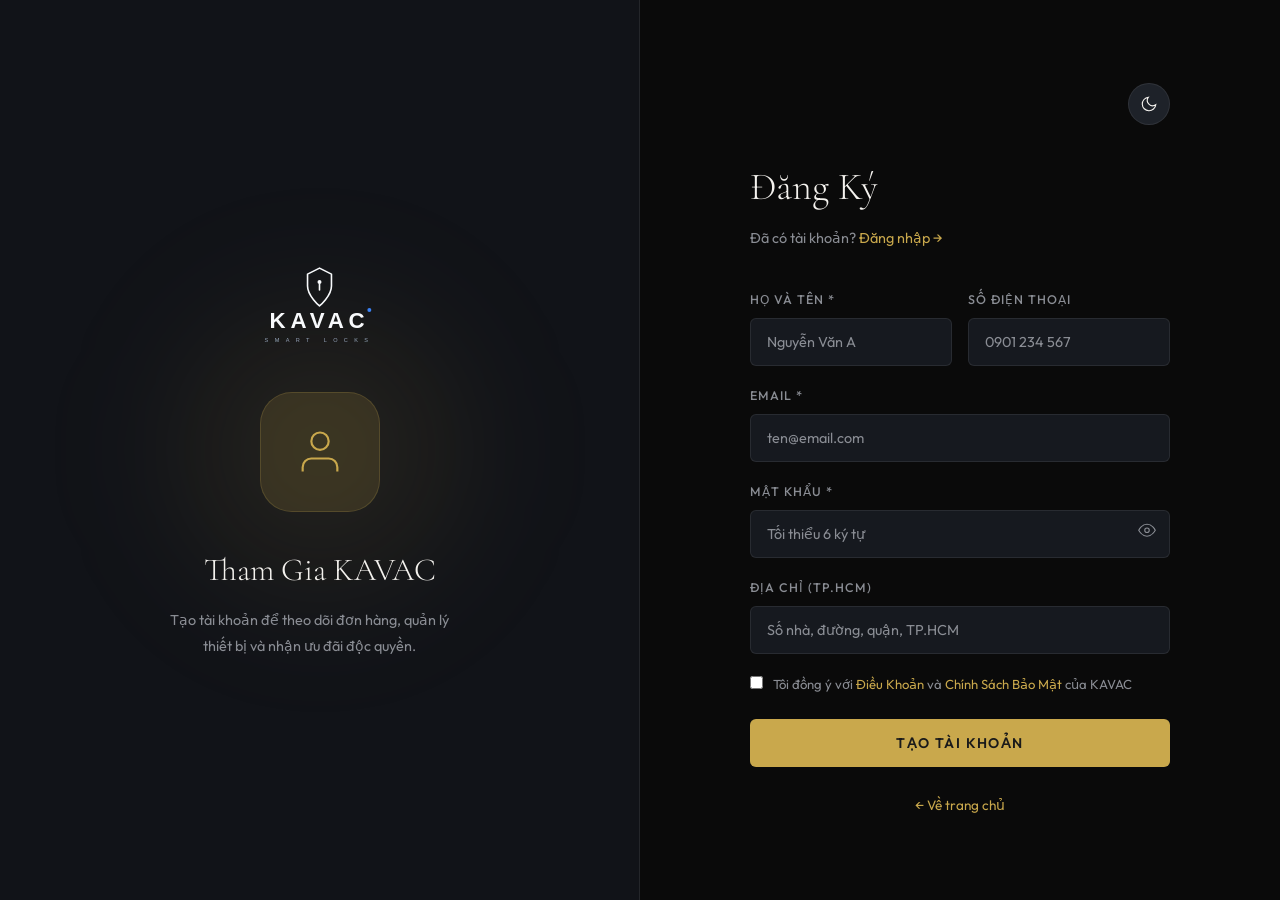
<file: pages/register.html>
<!DOCTYPE html>
<html lang="vi" data-theme="dark">
<head>
    <meta charset="UTF-8"><meta name="viewport" content="width=device-width, initial-scale=1.0">
    <title>Đăng Ký — KAVAC Smart Lock</title>
    <link rel="stylesheet" href="../css/global.css"><link rel="stylesheet" href="../css/pages.css">
    <link href="https://fonts.googleapis.com/css2?family=Cormorant+Garamond:wght@300;400;600&family=Outfit:wght@300;400;500;600&display=swap" rel="stylesheet">
    <script>(function(){ document.documentElement.setAttribute('data-theme', localStorage.getItem('kavac_theme')||'dark'); })();</script>
</head>
<body>
<div class="auth-page">
    <div class="auth-visual">
        <div class="auth-visual-orb"></div>
        <div class="auth-visual-content">
            <a href="../index.html" class="logo">
                <img src="../images/kavac-logo-dark.svg"  alt="KAVAC" class="logo-img logo-for-dark">
                <img src="../images/kavac-logo-light.svg" alt="KAVAC" class="logo-img logo-for-light">
            </a>
            <div class="auth-visual-icon"><svg width="52" height="52" viewBox="0 0 24 24" fill="none" stroke="currentColor" stroke-width="1"><path d="M20 21v-2a4 4 0 00-4-4H8a4 4 0 00-4 4v2"/><circle cx="12" cy="7" r="4"/></svg></div>
            <h2>Tham Gia KAVAC</h2>
            <p>Tạo tài khoản để theo dõi đơn hàng, quản lý thiết bị và nhận ưu đãi độc quyền.</p>
        </div>
    </div>
    <div class="auth-form-panel"><div class="auth-form-wrap">
        <div style="display:flex;justify-content:flex-end;margin-bottom:32px">
            <button class="theme-toggle" title="Đổi giao diện"><svg class="icon-moon" width="18" height="18" viewBox="0 0 24 24" fill="none" stroke="currentColor" stroke-width="1.5"><path d="M21 12.79A9 9 0 1111.21 3 7 7 0 0021 12.79z"/></svg><svg class="icon-sun" width="18" height="18" viewBox="0 0 24 24" fill="none" stroke="currentColor" stroke-width="1.5"><circle cx="12" cy="12" r="5"/><line x1="12" y1="1" x2="12" y2="3"/><line x1="12" y1="21" x2="12" y2="23"/><line x1="4.22" y1="4.22" x2="5.64" y2="5.64"/><line x1="18.36" y1="18.36" x2="19.78" y2="19.78"/><line x1="1" y1="12" x2="3" y2="12"/><line x1="21" y1="12" x2="23" y2="12"/><line x1="4.22" y1="19.78" x2="5.64" y2="18.36"/><line x1="18.36" y1="5.64" x2="19.78" y2="4.22"/></svg></button>
        </div>
        <h1>Đăng Ký</h1>
        <p class="auth-sub">Đã có tài khoản? <a href="login.html">Đăng nhập →</a></p>
        <div class="form-row"><div class="form-group"><label>Họ và Tên *</label><input type="text" id="regName" placeholder="Nguyễn Văn A"><div class="input-hint" id="nameHint">Vui lòng nhập họ tên</div></div><div class="form-group"><label>Số Điện Thoại</label><input type="tel" id="regPhone" placeholder="0901 234 567"></div></div>
        <div class="form-group"><label>Email *</label><input type="email" id="regEmail" placeholder="ten@email.com"><div class="input-hint" id="regEmailHint">Email không hợp lệ</div></div>
        <div class="form-group"><label>Mật Khẩu *</label><div class="password-wrap"><input type="password" id="regPassword" placeholder="Tối thiểu 6 ký tự"><span class="toggle-pw" id="togglePw"><svg width="18" height="18" viewBox="0 0 24 24" fill="none" stroke="currentColor" stroke-width="1.5"><path d="M1 12s4-8 11-8 11 8 11 8-4 8-11 8-11-8-11-8z"/><circle cx="12" cy="12" r="3"/></svg></span></div><div class="input-hint" id="regPwHint">Mật khẩu tối thiểu 6 ký tự</div></div>
        <div class="form-group"><label>Địa Chỉ (TP.HCM)</label><input type="text" id="regAddress" placeholder="Số nhà, đường, quận, TP.HCM"></div>
        <div style="display:flex;align-items:flex-start;gap:10px;margin-bottom:24px;font-size:0.82rem;color:var(--muted)"><input type="checkbox" id="agree" style="margin-top:2px;accent-color:var(--gold)"><label for="agree">Tôi đồng ý với <a href="#" style="color:var(--gold)">Điều Khoản</a> và <a href="#" style="color:var(--gold)">Chính Sách Bảo Mật</a> của KAVAC</label></div>
        <button class="btn-primary btn-full" id="regBtn" onclick="handleRegister()">Tạo Tài Khoản</button>
        <p class="auth-form-footer" style="margin-top:28px"><a href="../index.html">← Về trang chủ</a></p>
    </div></div>
</div>
<script src="../js/global.js"></script>
<script>
function handleRegister(){
    const name=document.getElementById('regName').value.trim(),email=document.getElementById('regEmail').value.trim(),pass=document.getElementById('regPassword').value,agree=document.getElementById('agree').checked,btn=document.getElementById('regBtn');
    let ok=true;
    if(!name){document.getElementById('nameHint').classList.add('show');ok=false;}else document.getElementById('nameHint').classList.remove('show');
    if(!email.includes('@')){document.getElementById('regEmailHint').classList.add('show');ok=false;}else document.getElementById('regEmailHint').classList.remove('show');
    if(pass.length<6){document.getElementById('regPwHint').classList.add('show');ok=false;}else document.getElementById('regPwHint').classList.remove('show');
    if(!agree){Toast.show('Vui lòng đồng ý điều khoản dịch vụ','error');ok=false;}
    if(!ok)return;
    btn.classList.add('btn-loading');btn.textContent='Đang tạo tài khoản...';
    fetch('/KAVAC-1.0-SNAPSHOT/api/users/register',{method:'POST',headers:{'Content-Type':'application/json'},signal:AbortSignal.timeout(3000),body:JSON.stringify({full_name:name,email,password_hash:pass,phone:document.getElementById('regPhone').value,address_default:document.getElementById('regAddress').value})})
    .then(r=>r.ok?r.json():Promise.reject()).then(user=>{localStorage.setItem('kavac_user',JSON.stringify(user));Toast.show(`Chào mừng ${name}! 🎉`,'success');setTimeout(()=>window.location.href='../index.html',1000);})
    .catch(()=>{localStorage.setItem('kavac_user',JSON.stringify({full_name:name,email,role:'CUSTOMER'}));Toast.show(`Chào mừng ${name}! 🎉`,'success');setTimeout(()=>window.location.href='../index.html',1000);});
}
document.getElementById('togglePw').addEventListener('click',()=>{const i=document.getElementById('regPassword');i.type=i.type==='password'?'text':'password';});
</script>
</body></html>
</file>
<file: css/global.css>
/* ================================================
   KAVAC SMART LOCK — Global Design System
   ================================================ */

/* ---- DARK MODE (default) ---- */
:root {
  --bg:         #0a0a0a;
  --charcoal:   #111318;
  --surface:    #16191f;
  --surface2:   #1e2229;
  --border:     rgba(255,255,255,0.08);
  --gold:       #c9a84c;
  --gold-light: #e8c87a;
  --gold-dim:   rgba(201,168,76,0.15);
  --text:       #f4f2ee;
  --muted:      #8a8d94;
  --danger:     #e05252;
  --success:    #4caf7d;
  --nav-bg:     rgba(10,10,10,0.92);
  --footer-bg:  #111318;

  --font-display: 'Cormorant Garamond', Georgia, serif;
  --font-body:    'Outfit', sans-serif;
  --radius-sm:  6px;
  --radius-md:  12px;
  --radius-lg:  20px;
  --radius-xl:  32px;
  --shadow-sm:   0 2px 12px rgba(0,0,0,0.4);
  --shadow-md:   0 8px 32px rgba(0,0,0,0.5);
  --shadow-gold: 0 0 32px rgba(201,168,76,0.2);
}

/* ---- LIGHT MODE ---- */
[data-theme="light"] {
  --bg:         #f7f5f0;
  --charcoal:   #ffffff;
  --surface:    #ffffff;
  --surface2:   #ede9e0;
  --border:     rgba(0,0,0,0.1);
  --gold:       #a8862e;
  --gold-light: #c9a84c;
  --gold-dim:   rgba(168,134,46,0.1);
  --text:       #1a1a1a;
  --muted:      #5a5d66;
  --danger:     #cc3333;
  --success:    #2e7d50;
  --nav-bg:     rgba(247,245,240,0.95);
  --footer-bg:  #eceae3;
  --shadow-sm:   0 2px 12px rgba(0,0,0,0.08);
  --shadow-md:   0 8px 32px rgba(0,0,0,0.12);
  --shadow-gold: 0 0 24px rgba(168,134,46,0.15);
}

/* ---- BASE ---- */
*, *::before, *::after { box-sizing: border-box; margin: 0; padding: 0; }
html { scroll-behavior: smooth; }
body {
  font-family: var(--font-body);
  background: var(--bg);
  color: var(--text);
  line-height: 1.6;
  overflow-x: hidden;
  transition: background 0.4s ease, color 0.4s ease;
}
a { color: inherit; text-decoration: none; }
img { max-width: 100%; display: block; }
ul { list-style: none; }
button { cursor: pointer; border: none; background: none; font-family: inherit; }
.container { max-width: 1200px; margin: 0 auto; padding: 0 24px; }

/* ================================================
   LOGO — 2 file SVG tự đổi theo dark/light mode
   ================================================ */
.logo {
  display: flex;
  align-items: center;
  flex-shrink: 0;
  text-decoration: none;
}

/* Text fallback */
.logo-text {
  font-family: var(--font-display);
  font-size: 1.9rem;
  font-weight: 600;
  letter-spacing: 0.2em;
  color: var(--gold);
  line-height: 1;
}

.logo-img {
  height: 120px;
  width: auto;
  object-fit: contain;
  transition: opacity 0.3s ease;
}

/* Dark mode: hiện logo trắng, ẩn logo đen */
.logo-img.logo-for-dark  { display: block;  }
.logo-img.logo-for-light { display: none;   }

/* Light mode: hiện logo đen, ẩn logo trắng */
[data-theme="light"] .logo-img.logo-for-dark  { display: none;  }
[data-theme="light"] .logo-img.logo-for-light { display: block; }

.logo:hover .logo-img { opacity: 0.75; }
.logo:hover .logo-text { opacity: 0.75; }

/* ================================================
   THEME TOGGLE
   ================================================ */
.theme-toggle {
  width: 42px; height: 42px;
  border-radius: 50%;
  background: var(--surface2);
  border: 1px solid var(--border);
  display: flex; align-items: center; justify-content: center;
  cursor: pointer; flex-shrink: 0;
  position: relative; overflow: hidden;
  transition: border-color 0.3s, background 0.3s, transform 0.3s;
  color: var(--text);
}
.theme-toggle:hover { border-color: var(--gold); background: var(--gold-dim); transform: rotate(20deg); }
.theme-toggle .icon-moon,
.theme-toggle .icon-sun  { position: absolute; transition: all 0.4s cubic-bezier(0.4,0,0.2,1); }
.icon-moon { opacity:1; transform: scale(1)   rotate(0deg);   }
.icon-sun  { opacity:0; transform: scale(0.3) rotate(90deg);  }
[data-theme="light"] .icon-moon { opacity:0; transform: scale(0.3) rotate(-90deg); }
[data-theme="light"] .icon-sun  { opacity:1; transform: scale(1)   rotate(0deg);   }

/* ================================================
   NAVBAR
   ================================================ */
.navbar {
  position: fixed; top:0; left:0; right:0;
  z-index: 1000; padding: 20px 40px;
  transition: all 0.3s ease;
}
.navbar.scrolled {
  background: var(--nav-bg); backdrop-filter: blur(20px);
  padding: 14px 40px; border-bottom: 1px solid var(--border);
}
.nav-inner { width:100%; display:flex; align-items:center; gap:40px; }
.nav-links { display:flex; gap:32px; flex:1; }
.nav-links a {
  font-size: 0.82rem; letter-spacing: 0.1em; text-transform: uppercase;
  color: var(--muted); transition: color 0.3s;
}
.nav-links a:hover, .nav-links a.active { color: var(--text); }
.nav-actions { display:flex; align-items:center; gap:12px; margin-left:auto; }

.cart-btn { position:relative; display:flex; align-items:center; color:var(--text); transition:color 0.3s; }
.cart-btn:hover { color: var(--gold); }
.cart-count {
  position:absolute; top:-6px; right:-8px;
  background: var(--gold); color: #fff;
  font-size:0.62rem; font-weight:700;
  width:18px; height:18px; border-radius:50%;
  display:flex; align-items:center; justify-content:center;
}

.btn-primary {
  display:inline-block; background: var(--gold); color: #1a1a1a;
  padding:12px 26px; border-radius: var(--radius-sm);
  font-size:0.82rem; font-weight:600; letter-spacing:0.08em; text-transform:uppercase;
  transition: all 0.3s ease;
}
.btn-primary:hover { background: var(--gold-light); transform:translateY(-1px); box-shadow:var(--shadow-gold); }

.btn-outline {
  display:inline-block; border:1px solid var(--border); color:var(--muted);
  padding:10px 20px; border-radius:var(--radius-sm);
  font-size:0.78rem; letter-spacing:0.08em; text-transform:uppercase;
  transition: all 0.3s;
}
.btn-outline:hover { border-color:var(--gold); color:var(--gold); }

.btn-ghost { display:inline-block; color:var(--muted); transition:color 0.3s; }
.btn-ghost:hover { color:var(--text); }

.hamburger { display:none; flex-direction:column; gap:5px; padding:4px; }
.hamburger span { width:24px; height:1.5px; background:var(--text); display:block; transition:all 0.3s; }

/* ================================================
   SECTION HEADERS
   ================================================ */
.section-header { text-align:center; margin-bottom:56px; }
.section-tag {
  display:inline-block; font-size:0.72rem; font-weight:500;
  letter-spacing:0.22em; text-transform:uppercase; color:var(--gold); margin-bottom:14px;
}
.section-header h2 { font-family:var(--font-display); font-size:clamp(2rem,4vw,3rem); font-weight:300; line-height:1.2; }

/* ================================================
   PAGE HERO
   ================================================ */
.page-hero {
  padding:140px 0 80px; text-align:center;
  background: radial-gradient(ellipse 60% 50% at 50% 0%, rgba(201,168,76,0.08) 0%, transparent 70%);
}
.page-hero h1 { font-family:var(--font-display); font-size:clamp(2.5rem,5vw,4rem); font-weight:300; margin-bottom:16px; }
.page-hero p { color:var(--muted); font-size:1.05rem; max-width:500px; margin:0 auto; }

/* ================================================
   FOOTER
   ================================================ */
.footer { background:var(--footer-bg); border-top:1px solid var(--border); padding:64px 0 0; transition:background 0.4s; }
.footer-inner { max-width:1200px; margin:0 auto; padding:0 24px 48px; display:grid; grid-template-columns:2fr 1fr 1fr 1.5fr; gap:48px; }
.footer-brand p { color:var(--muted); font-size:0.9rem; margin-top:12px; line-height:1.8; }
.footer-brand .logo { margin-bottom:4px; }
.footer-socials { display:flex; gap:12px; margin-top:20px; }
.footer-socials a {
  width:36px; height:36px; border:1px solid var(--border); border-radius:50%;
  display:flex; align-items:center; justify-content:center;
  font-size:0.75rem; color:var(--muted); transition:all 0.3s;
}
.footer-socials a:hover { border-color:var(--gold); color:var(--gold); }
.footer-links h4, .footer-contact h4 { font-size:0.72rem; font-weight:500; letter-spacing:0.15em; text-transform:uppercase; margin-bottom:20px; }
.footer-links ul li { margin-bottom:10px; }
.footer-links a { color:var(--muted); font-size:0.875rem; transition:color 0.3s; }
.footer-links a:hover { color:var(--gold); }
.footer-contact p { color:var(--muted); font-size:0.875rem; margin-bottom:8px; }
.footer-bottom { border-top:1px solid var(--border); padding:20px 24px; text-align:center; }
.footer-bottom p { color:var(--muted); font-size:0.8rem; }

/* ================================================
   TOAST
   ================================================ */
.toast {
  position:fixed; bottom:24px; right:24px;
  background:var(--surface2); border:1px solid var(--border); border-left:3px solid var(--gold);
  padding:14px 20px; border-radius:var(--radius-md);
  font-size:0.875rem; color:var(--text); z-index:9999; max-width:320px;
  transform:translateY(80px); opacity:0; transition:all 0.3s ease; pointer-events:none;
}
.toast.show { transform:translateY(0); opacity:1; }
.toast.success { border-left-color:var(--success); }
.toast.error   { border-left-color:var(--danger);  }

/* ================================================
   SKELETON
   ================================================ */
.skeleton {
  background:linear-gradient(90deg,var(--surface) 25%,var(--surface2) 50%,var(--surface) 75%);
  background-size:200% 100%; animation:shimmer 1.5s infinite; border-radius:var(--radius-md);
}
@keyframes shimmer { 0%{background-position:200% 0} 100%{background-position:-200% 0} }

/* ================================================
   FORMS
   ================================================ */
.form-group { margin-bottom:20px; }
.form-group label { display:block; font-size:0.78rem; font-weight:500; letter-spacing:0.08em; text-transform:uppercase; color:var(--muted); margin-bottom:8px; }
.form-group input,
.form-group select,
.form-group textarea {
  width:100%; background:var(--surface); border:1px solid var(--border);
  border-radius:var(--radius-sm); padding:14px 16px;
  color:var(--text); font-family:var(--font-body); font-size:0.9rem;
  outline:none; transition:border-color 0.3s, background 0.4s, color 0.4s;
}
.form-group input:focus, .form-group select:focus, .form-group textarea:focus { border-color:rgba(201,168,76,0.5); }
.form-group input::placeholder { color:var(--muted); }
.form-group input.error { border-color:var(--danger); }
.form-group textarea { resize:vertical; min-height:120px; }
.form-group select { appearance:none; cursor:pointer; }
.input-hint { font-size:0.75rem; color:var(--danger); margin-top:6px; display:none; }
.input-hint.show { display:block; }
.form-row { display:grid; grid-template-columns:1fr 1fr; gap:16px; }
.btn-full { width:100%; padding:15px; font-size:0.875rem; letter-spacing:0.1em; text-align:center; display:flex; align-items:center; justify-content:center; gap:10px; }
.btn-loading { opacity:0.7; pointer-events:none; }
.divider { display:flex; align-items:center; gap:12px; margin:24px 0; color:var(--muted); font-size:0.78rem; }
.divider::before, .divider::after { content:''; flex:1; height:1px; background:var(--border); }
.revealed { opacity:1 !important; transform:translateY(0) !important; }

/* ================================================
   RESPONSIVE
   ================================================ */
@media (max-width:768px) {
  .navbar { padding:16px 20px; }
  .navbar.scrolled { padding:12px 20px; }
  .nav-links, .nav-actions .btn-outline { display:none; }
  .hamburger { display:flex; }
  .nav-actions { gap:10px; }
  .footer-inner { grid-template-columns:1fr 1fr; gap:32px; }
  .footer-brand, .footer-contact { grid-column:1/-1; }
}
@media (max-width:480px) { .footer-inner { grid-template-columns:1fr; } }
</file>
<file: css/pages.css>
/* ================================================
   KAVAC — Inner Pages CSS
   ================================================ */

/* ---- PRODUCTS ---- */
.products-page { padding:140px 0 80px; }
.filter-bar { display:flex; align-items:center; justify-content:space-between; gap:20px; margin-bottom:48px; flex-wrap:wrap; }
.filter-tabs { display:flex; gap:8px; background:var(--surface); border:1px solid var(--border); border-radius:var(--radius-lg); padding:6px; }
.filter-tab { padding:10px 20px; border-radius:var(--radius-md); font-size:0.82rem; color:var(--muted); cursor:pointer; transition:all 0.3s; white-space:nowrap; }
.filter-tab.active { background:var(--gold); color:#1a1a1a; font-weight:500; }
.filter-tab:hover:not(.active) { color:var(--text); }
.search-wrap { position:relative; flex:0 0 280px; }
.search-wrap svg { position:absolute; left:14px; top:50%; transform:translateY(-50%); color:var(--muted); pointer-events:none; }
.search-input { width:100%; background:var(--surface); border:1px solid var(--border); border-radius:var(--radius-lg); padding:12px 16px 12px 42px; color:var(--text); font-family:var(--font-body); font-size:0.875rem; outline:none; transition:border-color 0.3s; }
.search-input:focus { border-color:rgba(201,168,76,0.4); }
.search-input::placeholder { color:var(--muted); }
.products-full-grid { display:grid; grid-template-columns:repeat(3,1fr); gap:24px; }
.no-results { grid-column:1/-1; text-align:center; padding:80px 0; color:var(--muted); }
.no-results svg { margin:0 auto 16px; opacity:0.3; }

/* Modal */
.modal-overlay { position:fixed; inset:0; background:rgba(0,0,0,0.8); backdrop-filter:blur(8px); z-index:2000; display:flex; align-items:center; justify-content:center; padding:24px; opacity:0; pointer-events:none; transition:opacity 0.3s; }
.modal-overlay.open { opacity:1; pointer-events:all; }
.modal { background:var(--surface); border:1px solid var(--border); border-radius:var(--radius-xl); max-width:800px; width:100%; max-height:90vh; overflow-y:auto; transform:translateY(20px) scale(0.98); transition:all 0.3s; }
.modal-overlay.open .modal { transform:translateY(0) scale(1); }
.modal-header { padding:28px 32px 0; display:flex; justify-content:space-between; align-items:flex-start; }
.modal-close { width:36px; height:36px; border:1px solid var(--border); border-radius:50%; display:flex; align-items:center; justify-content:center; color:var(--muted); cursor:pointer; transition:all 0.3s; flex-shrink:0; }
.modal-close:hover { border-color:var(--danger); color:var(--danger); }
.modal-body { display:grid; grid-template-columns:1fr 1fr; gap:32px; padding:24px 32px 32px; }
.modal-img { aspect-ratio:1; background:var(--surface2); border:1px solid var(--border); border-radius:var(--radius-lg); display:flex; align-items:center; justify-content:center; font-size:5rem; color:var(--gold); }
.modal-info h2 { font-family:var(--font-display); font-size:2rem; font-weight:300; margin-bottom:8px; }
.modal-category { font-size:0.72rem; letter-spacing:0.15em; text-transform:uppercase; color:var(--gold); margin-bottom:20px; }
.modal-price { font-family:var(--font-display); font-size:2.2rem; color:var(--gold); margin-bottom:24px; }
.modal-desc { color:var(--muted); font-size:0.9rem; line-height:1.8; margin-bottom:24px; }
.modal-methods h4 { font-size:0.72rem; letter-spacing:0.15em; text-transform:uppercase; margin-bottom:12px; }
.modal-actions { display:flex; gap:12px; margin-top:28px; }
.modal-actions .btn-primary { flex:1; text-align:center; }

/* ---- AUTH ---- */
.auth-page { min-height:100vh; display:grid; grid-template-columns:1fr 1fr; background:var(--bg); }
.auth-visual { position:relative; background:var(--charcoal); border-right:1px solid var(--border); display:flex; flex-direction:column; align-items:center; justify-content:center; padding:60px; overflow:hidden; }
.auth-visual-orb { position:absolute; width:400px; height:400px; border-radius:50%; background:radial-gradient(circle,rgba(201,168,76,0.15) 0%,transparent 70%); filter:blur(60px); top:50%; left:50%; transform:translate(-50%,-50%); }
.auth-visual-content { position:relative; z-index:1; text-align:center; }
.auth-visual .logo { margin:0 auto 32px; justify-content:center; }
.auth-visual-icon { width:120px; height:120px; background:var(--gold-dim); border:1px solid rgba(201,168,76,0.2); border-radius:var(--radius-xl); display:flex; align-items:center; justify-content:center; color:var(--gold); margin:0 auto 32px; }
.auth-visual h2 { font-family:var(--font-display); font-size:2rem; font-weight:300; margin-bottom:12px; }
.auth-visual p { color:var(--muted); font-size:0.9rem; line-height:1.8; max-width:300px; }
.auth-form-panel { display:flex; align-items:center; justify-content:center; padding:60px 40px; }
.auth-form-wrap { width:100%; max-width:420px; }
.auth-form-wrap h1 { font-family:var(--font-display); font-size:2.4rem; font-weight:300; margin-bottom:8px; }
.auth-sub { color:var(--muted); font-size:0.9rem; margin-bottom:40px; }
.auth-sub a { color:var(--gold); }
.password-wrap { position:relative; }
.password-wrap input { padding-right:48px; }
.toggle-pw { position:absolute; right:14px; top:50%; transform:translateY(-50%); color:var(--muted); cursor:pointer; transition:color 0.3s; }
.toggle-pw:hover { color:var(--text); }
.auth-form-footer { margin-top:28px; text-align:center; font-size:0.85rem; color:var(--muted); }
.auth-form-footer a { color:var(--gold); }

/* ---- CART ---- */
.cart-page { padding:140px 0 80px; }
.cart-layout { display:grid; grid-template-columns:1fr 380px; gap:40px; align-items:start; }
.cart-items-list { display:flex; flex-direction:column; gap:16px; }
.cart-item { display:grid; grid-template-columns:80px 1fr auto; gap:20px; align-items:center; background:var(--surface); border:1px solid var(--border); border-radius:var(--radius-lg); padding:20px; transition:border-color 0.3s; }
.cart-item:hover { border-color:rgba(201,168,76,0.2); }
.cart-item-img { width:80px; height:80px; background:var(--surface2); border:1px solid var(--border); border-radius:var(--radius-md); display:flex; align-items:center; justify-content:center; font-size:2rem; color:var(--gold); }
.cart-item-name { font-family:var(--font-display); font-size:1.1rem; margin-bottom:6px; }
.cart-item-price { color:var(--gold); font-size:0.9rem; }
.cart-item-controls { display:flex; align-items:center; gap:16px; }
.qty-ctrl { display:flex; align-items:center; gap:8px; background:var(--surface2); border:1px solid var(--border); border-radius:var(--radius-sm); padding:4px; }
.qty-btn { width:30px; height:30px; display:flex; align-items:center; justify-content:center; color:var(--muted); font-size:1.2rem; cursor:pointer; border-radius:4px; transition:all 0.3s; }
.qty-btn:hover { background:var(--border); color:var(--text); }
.qty-num { font-size:0.9rem; min-width:24px; text-align:center; }
.remove-btn { color:var(--muted); cursor:pointer; transition:color 0.3s; padding:6px; }
.remove-btn:hover { color:var(--danger); }
.empty-cart { text-align:center; padding:80px 0; color:var(--muted); }
.empty-cart svg { margin:0 auto 20px; opacity:0.3; }
.empty-cart h3 { font-family:var(--font-display); font-size:1.8rem; font-weight:300; margin-bottom:12px; }
.order-summary { background:var(--surface); border:1px solid var(--border); border-radius:var(--radius-xl); padding:32px; position:sticky; top:100px; }
.order-summary h3 { font-family:var(--font-display); font-size:1.4rem; font-weight:400; margin-bottom:24px; padding-bottom:16px; border-bottom:1px solid var(--border); }
.summary-row { display:flex; justify-content:space-between; font-size:0.875rem; color:var(--muted); margin-bottom:12px; }
.summary-row.total { font-size:1.1rem; color:var(--text); font-weight:500; padding-top:16px; border-top:1px solid var(--border); margin-top:8px; }
.summary-row .price { color:var(--gold); }
.checkout-btn { margin-top:24px; }

/* ---- CONTACT ---- */
.contact-layout { display:grid; grid-template-columns:1fr 1.5fr; gap:60px; padding:0 0 80px; }
.contact-info h2 { font-family:var(--font-display); font-size:2rem; font-weight:300; margin-bottom:16px; }
.contact-info p { color:var(--muted); line-height:1.8; margin-bottom:40px; }
.contact-detail { display:flex; gap:16px; margin-bottom:24px; align-items:flex-start; }
.contact-detail-icon { width:44px; height:44px; flex-shrink:0; background:var(--gold-dim); border:1px solid rgba(201,168,76,0.2); border-radius:var(--radius-sm); display:flex; align-items:center; justify-content:center; color:var(--gold); }
.contact-detail-text strong { display:block; font-size:0.78rem; letter-spacing:0.1em; text-transform:uppercase; margin-bottom:4px; }
.contact-detail-text span { color:var(--muted); font-size:0.9rem; }
.contact-form-wrap { background:var(--surface); border:1px solid var(--border); border-radius:var(--radius-xl); padding:40px; }
.contact-form-wrap h3 { font-family:var(--font-display); font-size:1.6rem; font-weight:300; margin-bottom:28px; }

/* ---- ABOUT ---- */
.about-grid { display:grid; grid-template-columns:1fr 1fr; gap:80px; align-items:center; padding:80px 0; border-top:1px solid var(--border); }
.about-visual { aspect-ratio:1; background:var(--surface); border:1px solid var(--border); border-radius:var(--radius-xl); display:flex; align-items:center; justify-content:center; font-size:8rem; position:relative; overflow:hidden; }
.about-visual::before { content:''; position:absolute; inset:0; background:radial-gradient(circle at 30% 30%,rgba(201,168,76,0.12) 0%,transparent 60%); }
.about-text h2 { font-family:var(--font-display); font-size:2.8rem; font-weight:300; margin-bottom:24px; }
.about-text p { color:var(--muted); font-size:0.95rem; line-height:1.9; margin-bottom:20px; }
.stats-row { display:grid; grid-template-columns:repeat(4,1fr); gap:1px; background:var(--border); border:1px solid var(--border); border-radius:var(--radius-lg); overflow:hidden; margin:60px 0; }
.stat-box { background:var(--charcoal); padding:40px; text-align:center; }
.stat-box .num { font-family:var(--font-display); font-size:3rem; color:var(--gold); margin-bottom:8px; }
.stat-box .lbl { font-size:0.75rem; color:var(--muted); letter-spacing:0.12em; text-transform:uppercase; }
.values-grid { display:grid; grid-template-columns:repeat(3,1fr); gap:20px; }
.value-card { background:var(--surface); border:1px solid var(--border); border-radius:var(--radius-lg); padding:32px; text-align:center; }
.value-card .vi { font-size:2.5rem; margin-bottom:16px; }
.value-card h3 { font-family:var(--font-display); font-size:1.3rem; font-weight:400; margin-bottom:10px; }
.value-card p { color:var(--muted); font-size:0.85rem; line-height:1.7; }

@media(max-width:900px) {
  .auth-page { grid-template-columns:1fr; }
  .auth-visual { display:none; }
  .auth-form-panel { padding:100px 24px 60px; }
  .cart-layout { grid-template-columns:1fr; }
  .order-summary { position:static; }
  .contact-layout { grid-template-columns:1fr; }
  .about-grid { grid-template-columns:1fr; }
  .values-grid { grid-template-columns:1fr; }
  .stats-row { grid-template-columns:1fr 1fr; }
}
@media(max-width:768px) {
  .products-full-grid { grid-template-columns:1fr; }
  .modal-body { grid-template-columns:1fr; }
  .filter-tabs { overflow-x:auto; }
  .search-wrap { flex:1; }
}
</file>
